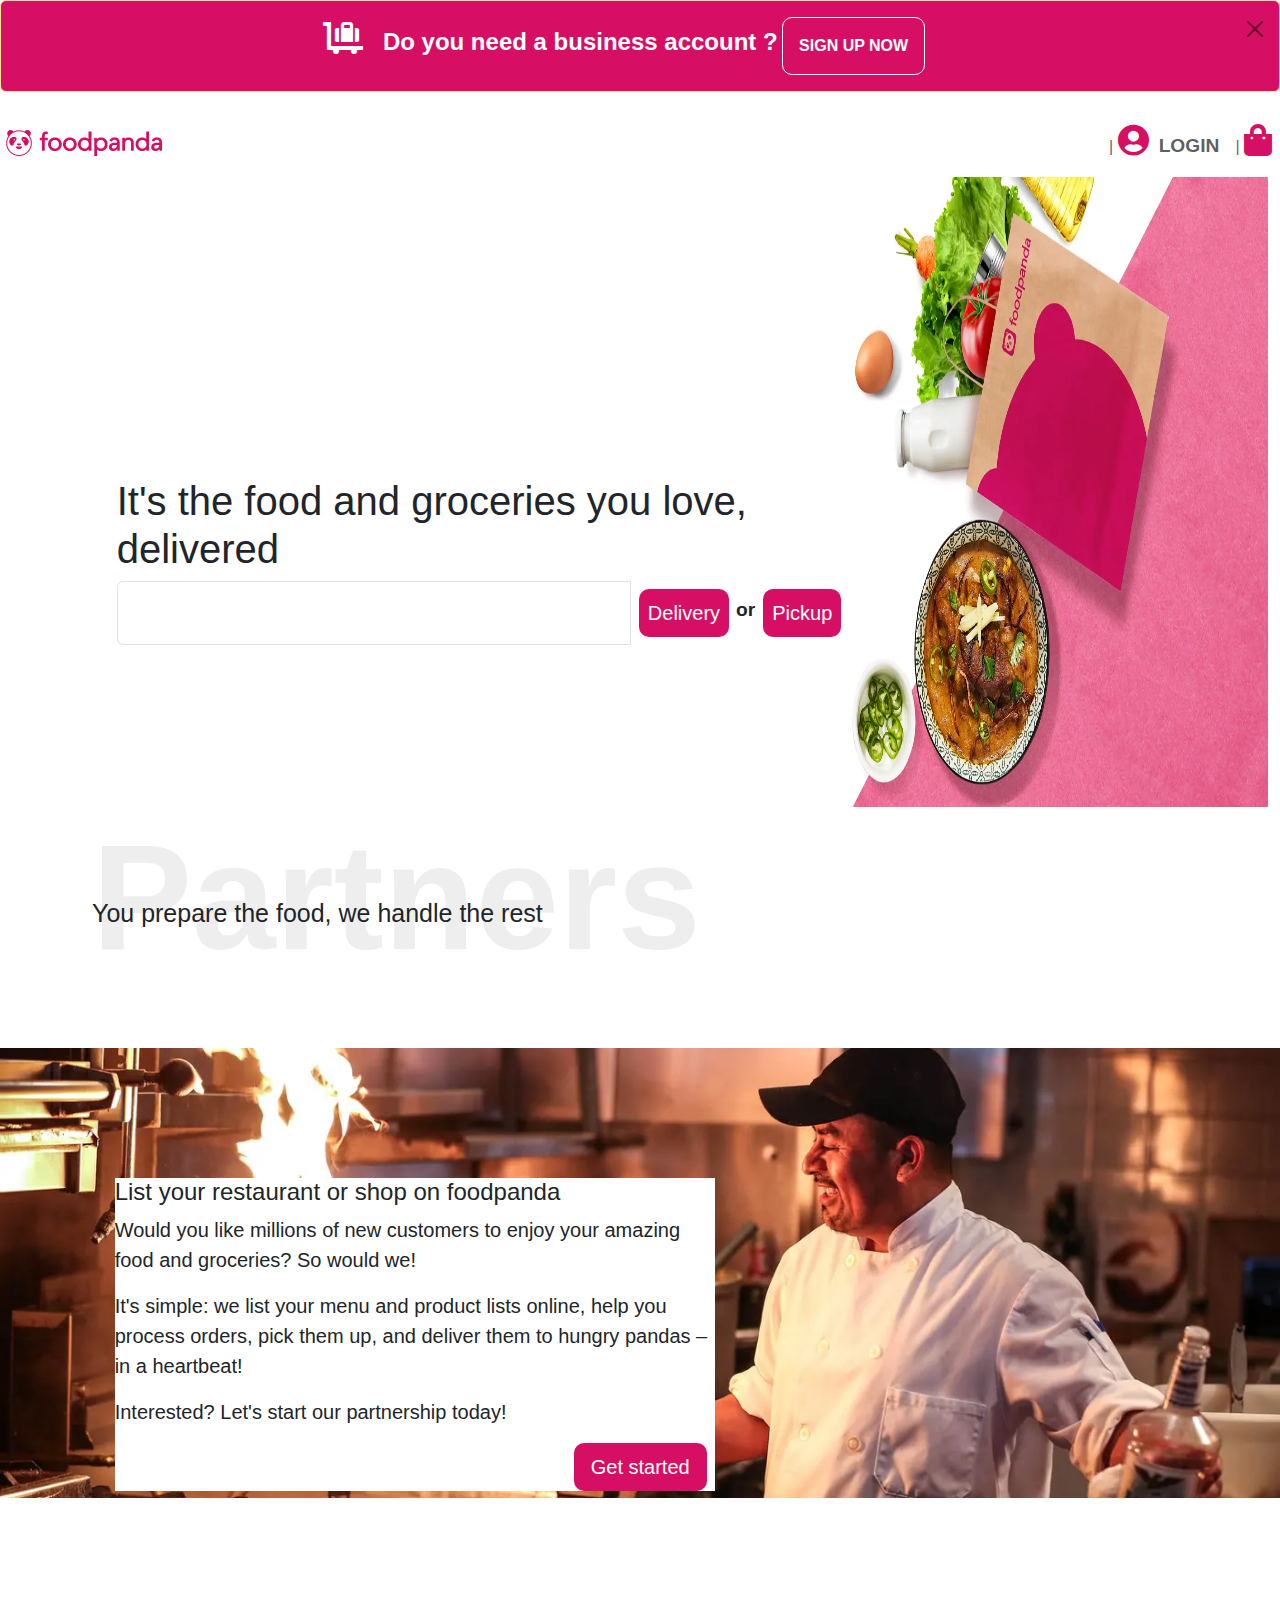
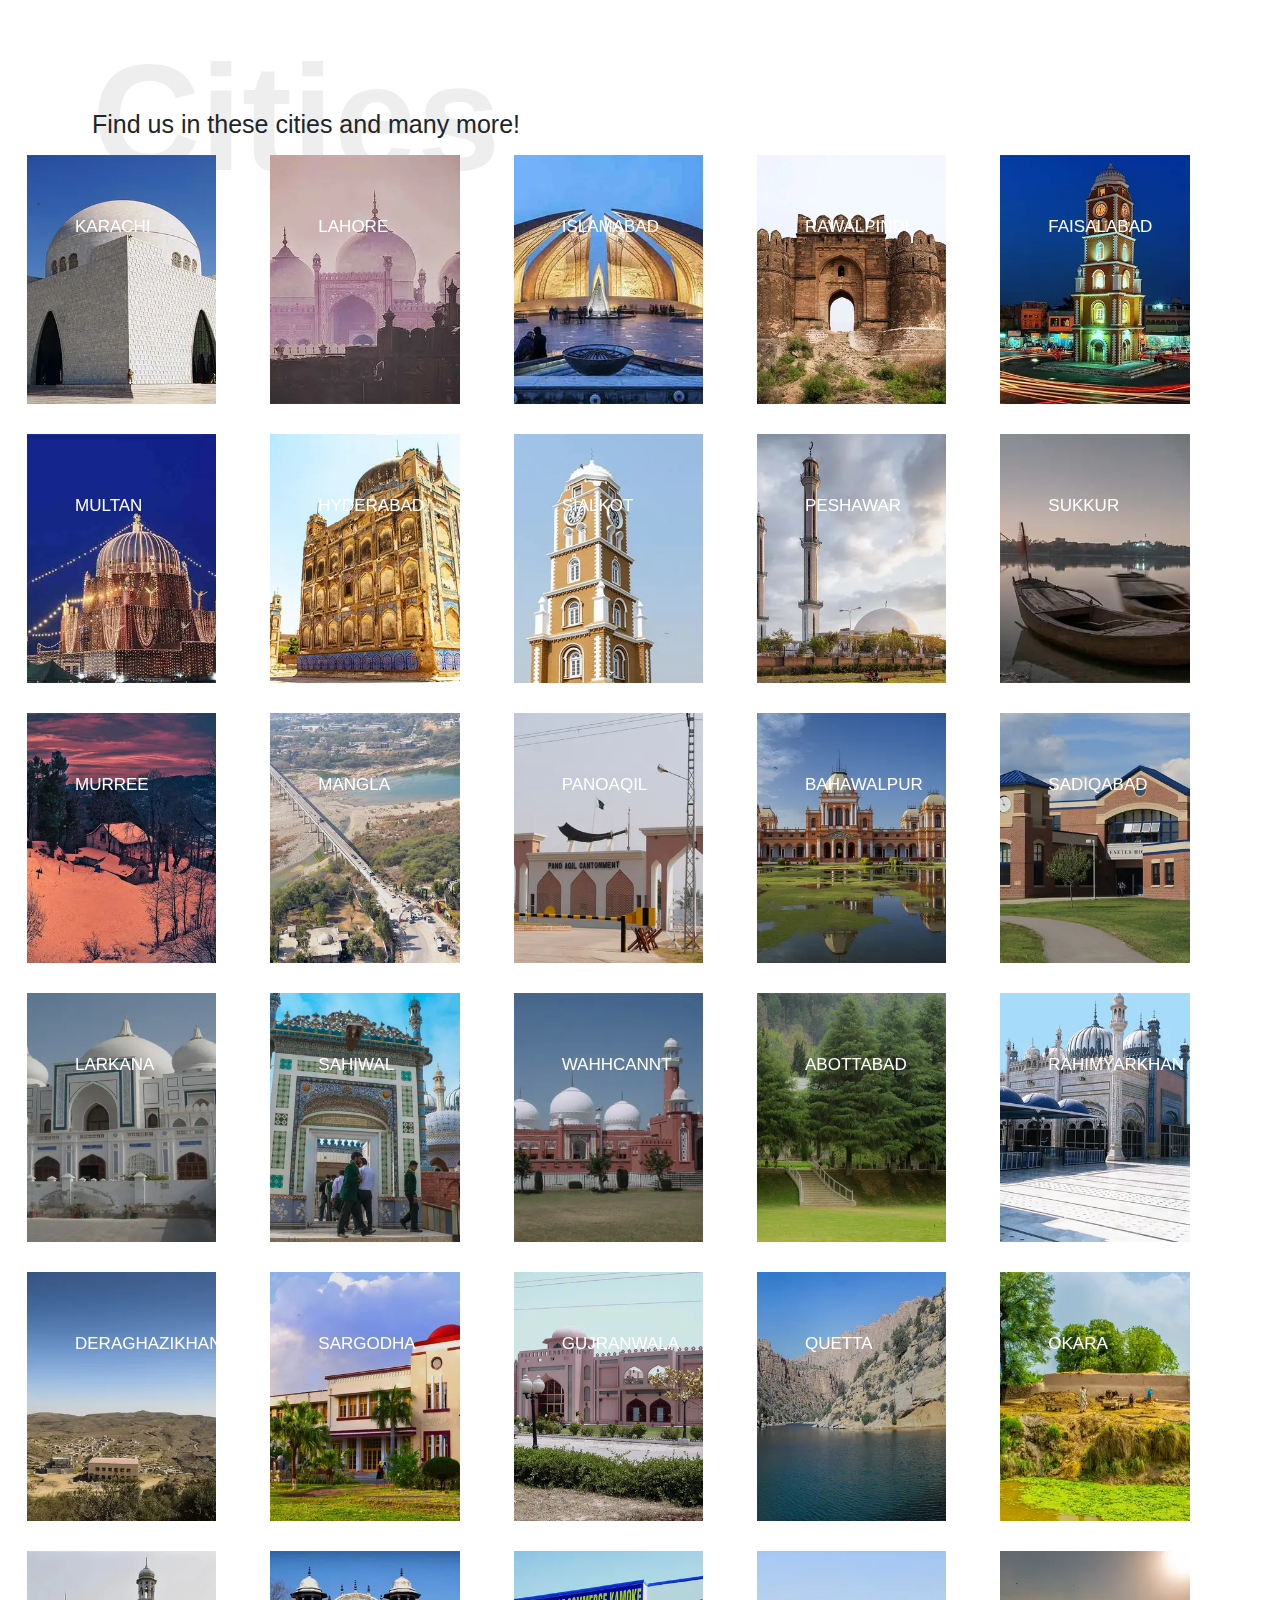
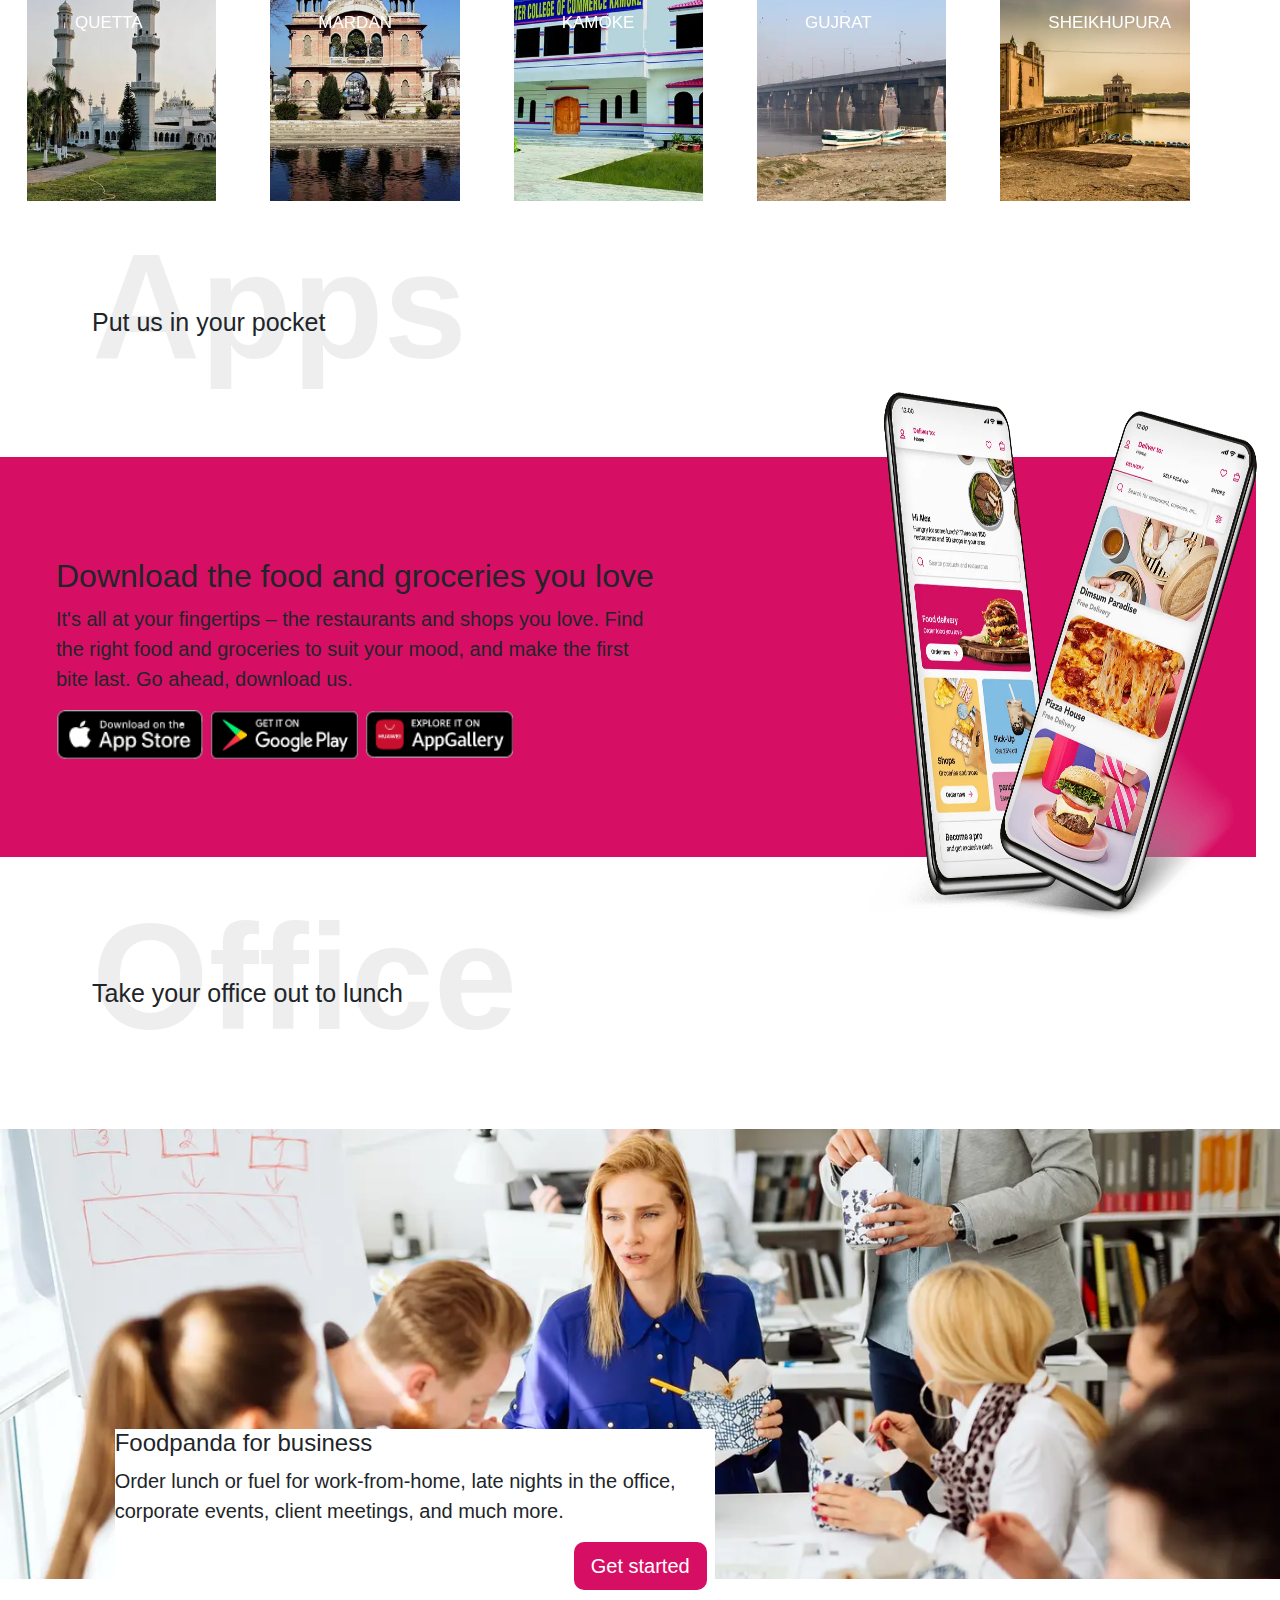
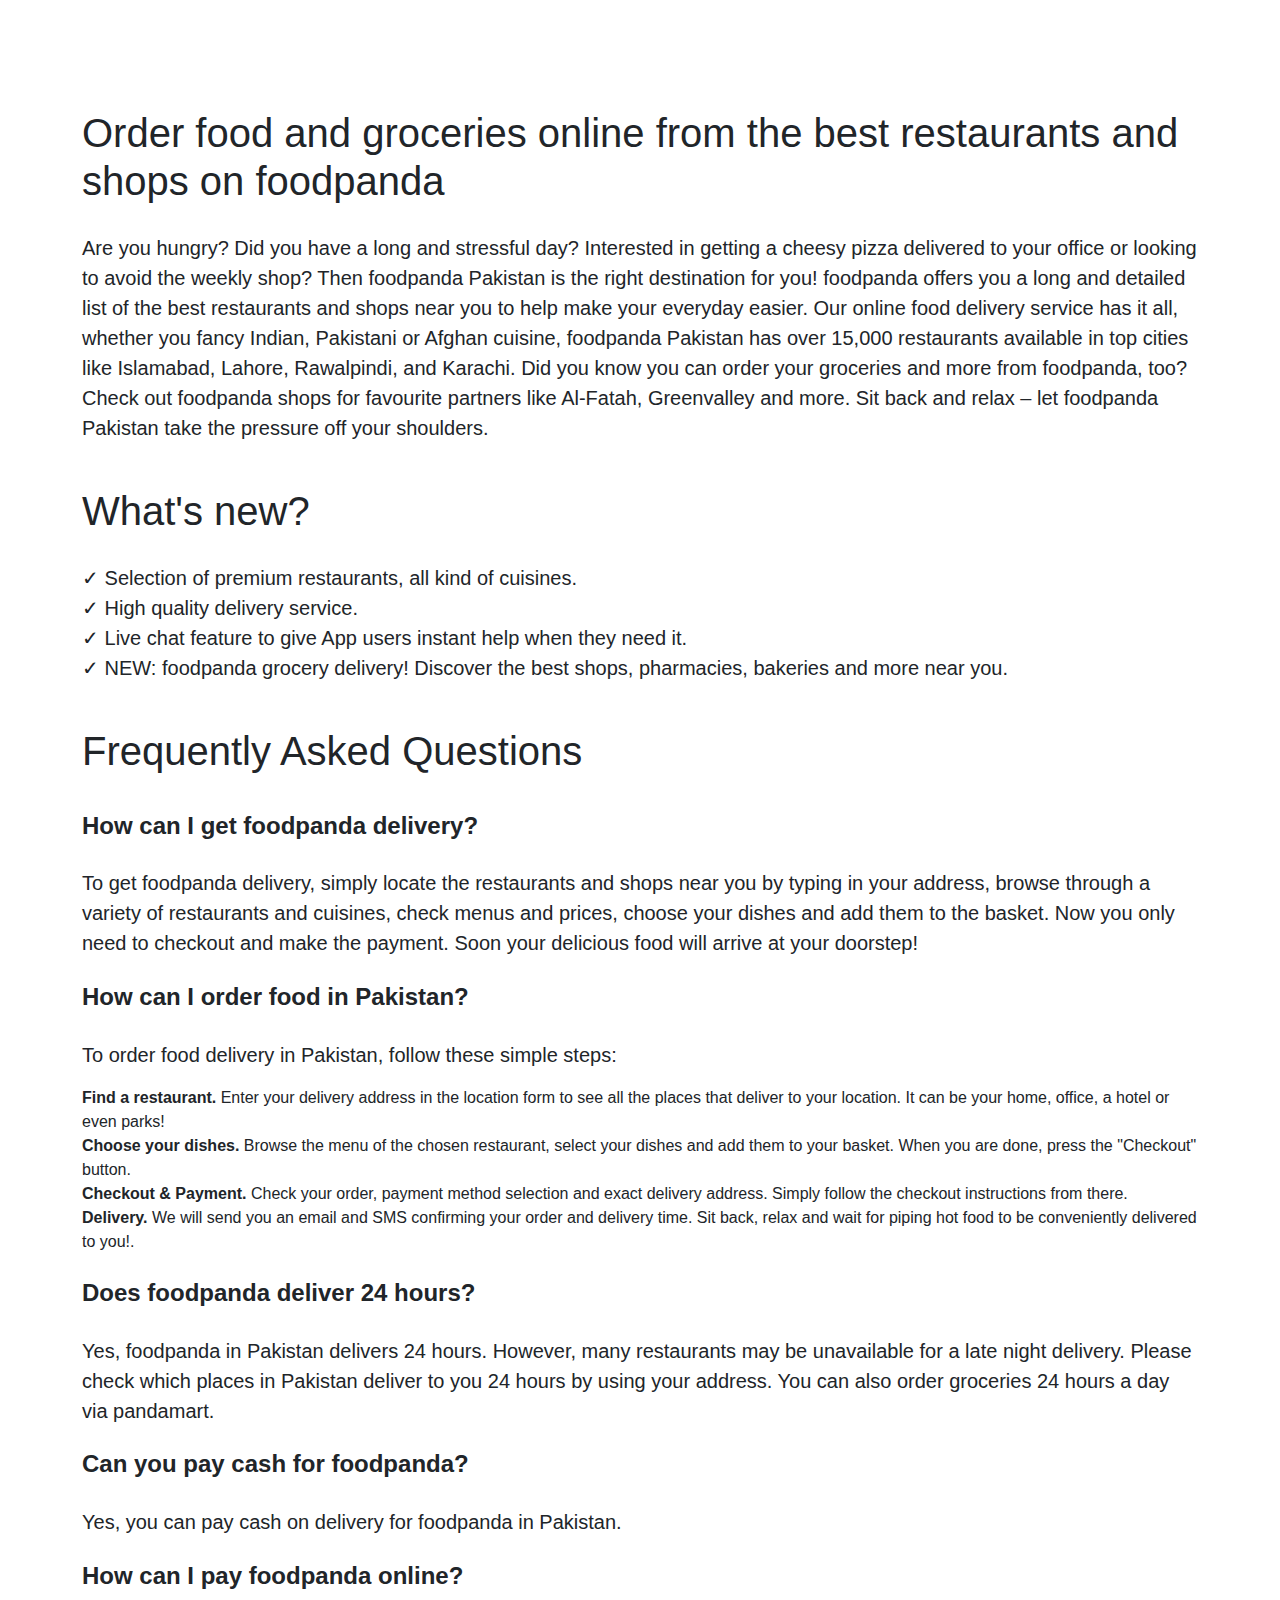
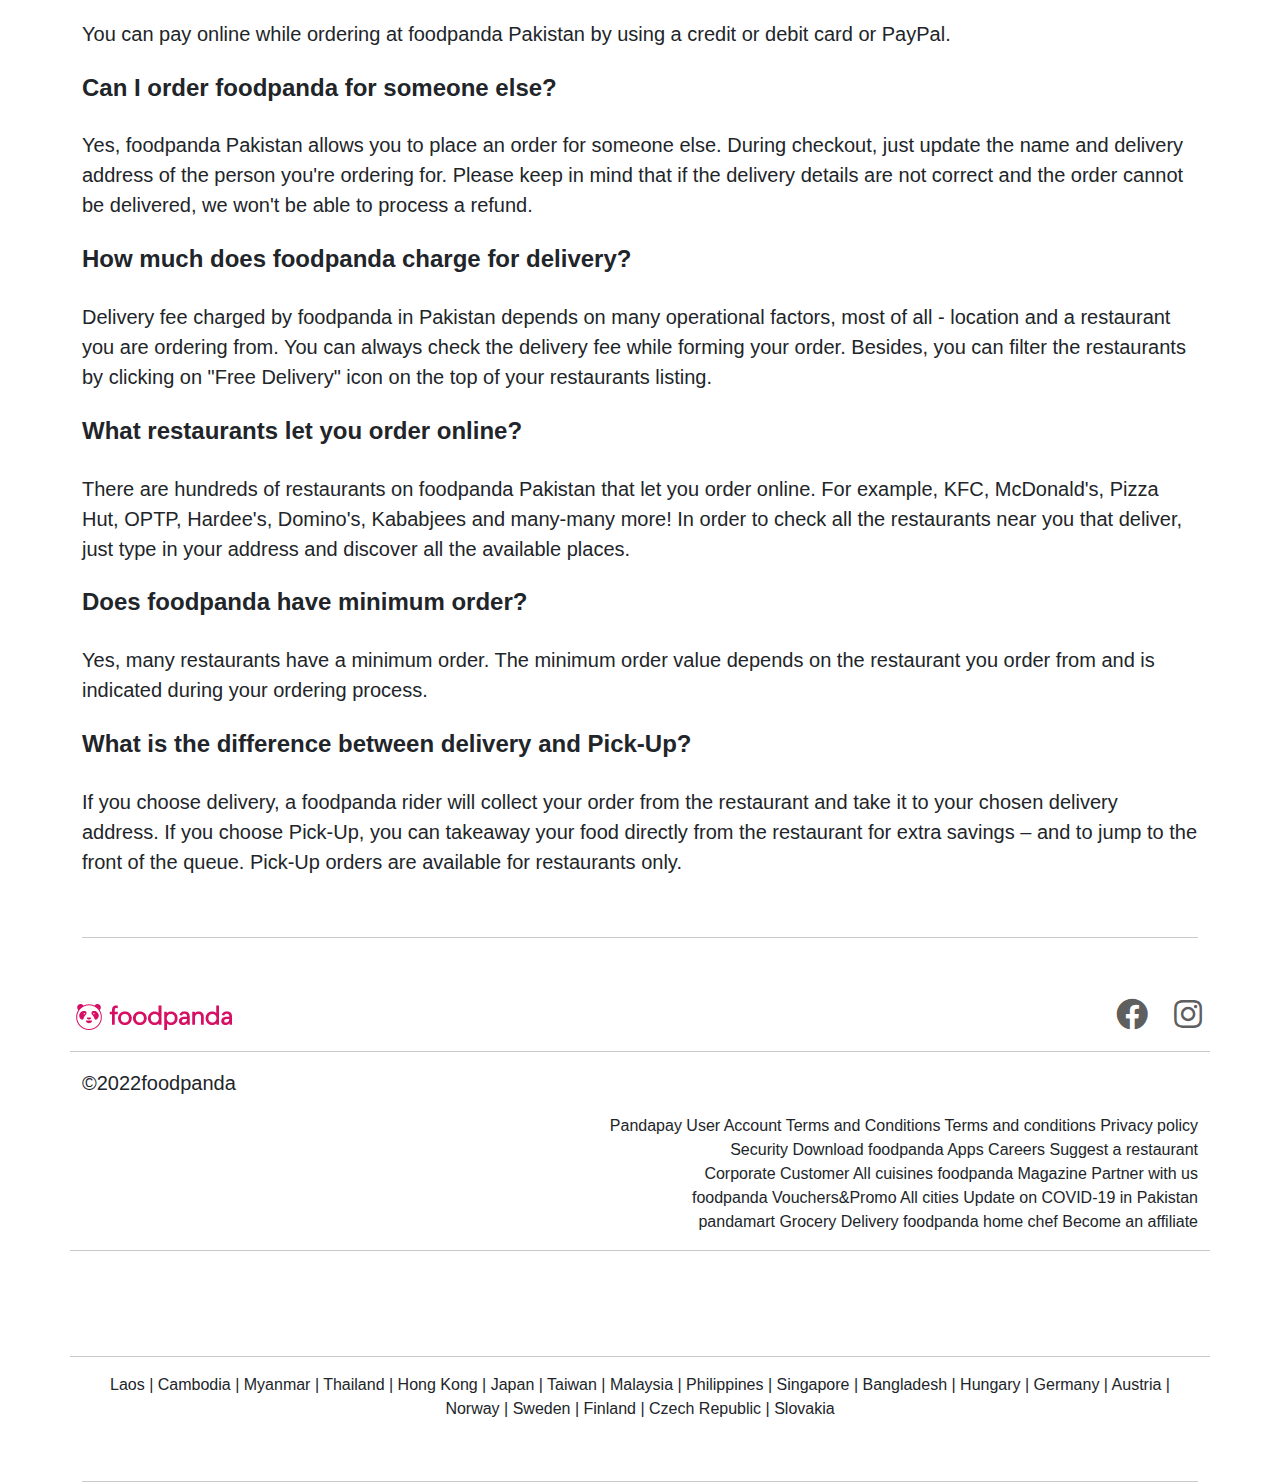
<file: index.html>
<!DOCTYPE html>
<html lang="en">
<head>
<meta charset="UTF-8">
<meta name="viewport" content="width=device-width, initial-scale=1.0">
<meta http-equiv="X-UA-Compatible" content="ie=edge">
<meta name="Description" content="Enter your description here"/>
<link rel="stylesheet" href="https://cdnjs.cloudflare.com/ajax/libs/twitter-bootstrap/5.1.0/css/bootstrap.min.css">
<link rel="stylesheet" href="https://cdnjs.cloudflare.com/ajax/libs/font-awesome/5.15.4/css/all.min.css">
<link rel="stylesheet" href="assets/css/style.css">
<title>Foodpanda</title>
<link rel="icon" href="assets/images/logo.png">
</head>
<body>
    <div class="alert alert-warning alert-dismissible fade show text-center bg-foodpanda" role="alert">
        <i class="fas fa-luggage-cart fa-2x"></i><strong class="text1">Do you need a business account ?</strong> <button class="btn btn-color btn-md p-3">SIGN UP NOW</button>

        <button type="button" class="btn-close" data-bs-dismiss="alert" aria-label="Close"></button>
      </div>
      <nav class="navbar navbar-expand-lg navbar-light ">
        <a class="navbar-brand" href="#">
            <img src="assets/images/Capture.PNG" alt="" class="img-fluid">
        </a>
        <button class="navbar-toggler" type="button" data-toggle="collapse" data-target="#navbarNav" aria-controls="navbarNav" aria-expanded="false" aria-label="Toggle navigation">
          <span class="navbar-toggler-icon"></span>
        </button>
        <div class="collapse navbar-collapse justify-content-end" id="navbarNav">
          <ul class="navbar-nav">
            
            <li class="nav-item">
              <a class="nav-link" href="#"></a>
            </li>
            <li class="nav-item">
              <a class="nav-link" href="#">| <i class="fas fa-user-circle fa-2x"></i><span class="text2">LOGIN</span></a>
            </li>
            <li class="nav-item">
              <a class="nav-link" href="#">| <i class="fas fa-shopping-bag fa-2x"></i></a>
            </li>
          </ul>
        </div>
      </nav>
      <div class="container-fluid">
          <div class="raw bg-img">
              <div class="col-lg-7 offset-lg-1">
                <h1 class="display-6">It's the food and groceries you love, delivered</h1>
                <div class="form-group">
                    <div class="input-group">
                        <input type="text" class="form-control" style="height: 64px;"  >
                        <button class="btn bg-foodpanda-btn1 btn-lg p-2 m-2">Delivery</button>
                        <span class="text">or</span>
                        <button class="btn bg-foodpanda-btn1 btn-lg p-2 m-2">Pickup</button>

                    </div>
                </div>
              </div>
          </div>
          <div class="row">
              <div class="col-lg-12">
                  <div class="form-group bottom">
                      <h1 class="display-1">Partners</h1>
                    <p class="lead">You prepare the food, we handle the rest</p>
                  </div>
            </div>
          </div>
          <div class="row bg-about-img">
              <div class="col-lg-6">
                  <div class="card-body bg-white offset-2 ">
                      <div class="card-title">
                          <h4>List your restaurant or shop on foodpanda</h4>
                          <p class="lead">Would you like millions of new customers to enjoy your amazing food and groceries? So would we! 
                          </p>
                          <p class="lead">It's simple: we list your menu and product lists online, help you process orders, pick them up, and deliver them to hungry pandas – in a heartbeat!
                        </p>
                        <p class="lead">Interested? Let's start our partnership today!</p>
                        <div class="d-grid gap-2 col-12 d-md-flex justify-content-md-end ">
                            <button class="btn bg-foodpanda-btn1 btn-lg me-md-2">Get started</button>
                          </div>
                      </div>
                  </div>
              </div>
          </div>
          <div class="row">
            <div class="col-lg-12">
                <div class="form-group bottom1">
                    <h1 class="display-1">Cities</h1>
                  <p class="lead">Find us in these cities and many more!</p>
                </div>
          </div>
        </div>
        <div class="row">
            <div class="col-lg-2">
                <div class="hovereffect">
                    <img class="img-fluid" src="assets/images/Karachi.jpg" alt="">
                        <div class="overlay">
                            <h2>Karachi</h2>
                            <p>
                                <a href="#">Karachi</a>
                            </p>
                        </div>
                </div>
            </div>
            <!-- 2 -->
            <div class="col-lg-2">
                <div class="hovereffect">
                    <img class="img-fluid" src="assets/images/Lahore.jpg" alt="">
                        <div class="overlay">
                            <h2>Lahore</h2>
                            <p>
                                <a href="#">Lahore</a>
                            </p>
                        </div>
                </div>
            </div>
             <!-- 3 -->
             <div class="col-lg-2">
                <div class="hovereffect">
                    <img class="img-fluid" src="assets/images/Islamabad.jpg" alt="">
                        <div class="overlay">
                            <h2>Islamabad</h2>
                            <p>
                                <a href="#">Islamabad</a>
                            </p>
                        </div>
                </div>
            </div>
             <!-- 4 -->
             <div class="col-lg-2">
                <div class="hovereffect">
                    <img class="img-fluid" src="assets/images/Rawalpindi.jpg" alt="">
                        <div class="overlay">
                            <h2>Rawalpindi</h2>
                            <p>
                                <a href="#">Rawalpindi</a>
                            </p>
                        </div>
                </div>
            </div>
             <!-- 5 -->
             <div class="col-lg-2">
                <div class="hovereffect">
                    <img class="img-fluid" src="assets/images/Faisalabad.jpg" alt="">
                        <div class="overlay">
                            <h2>Faisalabad</h2>
                            <p>
                                <a href="#">Faisalabad</a>
                            </p>
                        </div>
                </div>
            </div>
             <!-- 6 -->
             <div class="col-lg-2">
                <div class="hovereffect">
                    <img class="img-fluid" src="assets/images/Multan.jpg" alt="">
                        <div class="overlay">
                            <h2>Multan</h2>
                            <p>
                                <a href="#">Multan</a>
                            </p>
                        </div>
                </div>
            </div>
             <!-- 7 -->
             <div class="col-lg-2">
                <div class="hovereffect">
                    <img class="img-fluid" src="assets/images/Hyderabad.jpg" alt="">
                        <div class="overlay">
                            <h2>Hyderabad</h2>
                            <p>
                                <a href="#">Hyderabad</a>
                            </p>
                        </div>
                </div>
            </div>
             <!-- 8 -->
             <div class="col-lg-2">
                <div class="hovereffect">
                    <img class="img-fluid" src="assets/images/Sialkot.jpg" alt="">
                        <div class="overlay">
                            <h2>Sialkot</h2>
                            <p>
                                <a href="#">Sialkot</a>
                            </p>
                        </div>
                </div>
            </div>
             <!-- 9 -->
             <div class="col-lg-2">
                <div class="hovereffect">
                    <img class="img-fluid" src="assets/images/Peshawar.jpg" alt="">
                        <div class="overlay">
                            <h2>Peshawar</h2>
                            <p>
                                <a href="#">Peshawar</a>
                            </p>
                        </div>
                </div>
            </div>
             <!-- 10 -->
             <div class="col-lg-2">
                <div class="hovereffect">
                    <img class="img-fluid" src="assets/images/Sukkur.jpg" alt="">
                        <div class="overlay">
                            <h2>Sukkur</h2>
                            <p>
                                <a href="#">Sukkur</a>
                            </p>
                        </div>
                </div>
            </div>
            <!-- 11 -->
            <div class="col-lg-2">
                <div class="hovereffect">
                    <img class="img-fluid" src="assets/images/Murree.jpg" alt="">
                        <div class="overlay">
                            <h2>Murree</h2>
                            <p>
                                <a href="#">Murree</a>
                            </p>
                        </div>
                </div>
            </div>
            <!-- 12 -->
            <div class="col-lg-2">
                <div class="hovereffect">
                    <img class="img-fluid" src="assets/images/Mangla.jpg" alt="">
                        <div class="overlay">
                            <h2>Mangla</h2>
                            <p>
                                <a href="#">Mangla</a>
                            </p>
                        </div>
                </div>
            </div>
            <!-- 13 -->
            <div class="col-lg-2">
                <div class="hovereffect">
                    <img class="img-fluid" src="assets/images/PanoAqil.jpg" alt="">
                        <div class="overlay">
                            <h2>PanoAqil</h2>
                            <p>
                                <a href="#">PanoAqil</a>
                            </p>
                        </div>
                </div>
            </div>
            <!-- 14 -->
            <div class="col-lg-2">
                <div class="hovereffect">
                    <img class="img-fluid" src="assets/images/Bahawalpur.jpg" alt="">
                        <div class="overlay">
                            <h2>Bahawalpur</h2>
                            <p>
                                <a href="#">Bahawalpur</a>
                            </p>
                        </div>
                </div>
            </div>
            <!-- 15 -->
            <div class="col-lg-2">
                <div class="hovereffect">
                    <img class="img-fluid" src="assets/images/Sadiqabad.jpg" alt="">
                        <div class="overlay">
                            <h2>Sadiqabad</h2>
                            <p>
                                <a href="#">Sadiqabad</a>
                            </p>
                        </div>
                </div>
            </div>
            <!-- 16 -->
            <div class="col-lg-2">
                <div class="hovereffect">
                    <img class="img-fluid" src="assets/images/Larkana.jpg" alt="">
                        <div class="overlay">
                            <h2>Larkana</h2>
                            <p>
                                <a href="#">Larkana</a>
                            </p>
                        </div>
                </div>
            </div>
            <!-- 17 -->
            <div class="col-lg-2">
                <div class="hovereffect">
                    <img class="img-fluid" src="assets/images/Sahiwal.jpg" alt="">
                        <div class="overlay">
                            <h2>Sahiwal</h2>
                            <p>
                                <a href="#">Sahiwal</a>
                            </p>
                        </div>
                </div>
            </div>
            <!-- 18 -->
            <div class="col-lg-2">
                <div class="hovereffect">
                    <img class="img-fluid" src="assets/images/WahhCannt.jpg" alt="">
                        <div class="overlay">
                            <h2>WahhCannt</h2>
                            <p>
                                <a href="#">WahhCannt</a>
                            </p>
                        </div>
                </div>
            </div>
            <!-- 19 -->
            <div class="col-lg-2">
                <div class="hovereffect">
                    <img class="img-fluid" src="assets/images/Abottabad.jpg" alt="">
                        <div class="overlay">
                            <h2>Abottabad</h2>
                            <p>
                                <a href="#">Abottabad</a>
                            </p>
                        </div>
                </div>
            </div>
            <!-- 20 -->
            <div class="col-lg-2">
                <div class="hovereffect">
                    <img class="img-fluid" src="assets/images/RahimYarKhan.jpg" alt="">
                        <div class="overlay">
                            <h2>RahimYarKhan</h2>
                            <p>
                                <a href="#">RahimYarKhan</a>
                            </p>
                        </div>
                </div>
            </div>
            <!-- 21 -->
            <div class="col-lg-2">
                <div class="hovereffect">
                    <img class="img-fluid" src="assets/images/DeraGhaziKhan.jpg" alt="">
                        <div class="overlay">
                            <h2>DeraGhaziKhan</h2>
                            <p>
                                <a href="#">DeraGhaziKhan</a>
                            </p>
                        </div>
                </div>
            </div>
            <!-- 22 -->
            <div class="col-lg-2">
                <div class="hovereffect">
                    <img class="img-fluid" src="assets/images/Sargodha.jpg" alt="">
                        <div class="overlay">
                            <h2>Sargodha</h2>
                            <p>
                                <a href="#">Sargodha</a>
                            </p>
                        </div>
                </div>
            </div>
            <!-- 23 -->
            <div class="col-lg-2">
                <div class="hovereffect">
                    <img class="img-fluid" src="assets/images/Gujranwala.jpg" alt="">
                        <div class="overlay">
                            <h2>Gujranwala</h2>
                            <p>
                                <a href="#">Gujranwala</a>
                            </p>
                        </div>
                </div>
            </div>
            <!-- 24 -->
            <div class="col-lg-2">
                <div class="hovereffect">
                    <img class="img-fluid" src="assets/images/Quetta.jpg" alt="">
                        <div class="overlay">
                            <h2>Quetta</h2>
                            <p>
                                <a href="#">Quetta</a>
                            </p>
                        </div>
                </div>
            </div>
            <!-- 25 -->
            <div class="col-lg-2">
                <div class="hovereffect">
                    <img class="img-fluid" src="assets/images/Okara.jpg" alt="">
                        <div class="overlay">
                            <h2>Okara</h2>
                            <p>
                                <a href="#">Okara</a>
                            </p>
                        </div>
                </div>
            </div>
            <!-- 26 -->
            <div class="col-lg-2">
                <div class="hovereffect">
                    <img class="img-fluid" src="assets/images/Jhelum.jpg" alt="">
                        <div class="overlay">
                            <h2>Quetta</h2>
                            <p>
                                <a href="#">Quetta</a>
                            </p>
                        </div>
                </div>
            </div>
            <!-- 27 -->
            <div class="col-lg-2">
                <div class="hovereffect">
                    <img class="img-fluid" src="assets/images/Mardan.jpg" alt="">
                        <div class="overlay">
                            <h2>Mardan</h2>
                            <p>
                                <a href="#">Mardan</a>
                            </p>
                        </div>
                </div>
            </div>
            <!-- 28 -->
            <div class="col-lg-2">
                <div class="hovereffect">
                    <img class="img-fluid" src="assets/images/Kamoke.jpg" alt="">
                        <div class="overlay">
                            <h2>Kamoke</h2>
                            <p>
                                <a href="#">Kamoke</a>
                            </p>
                        </div>
                </div>
            </div>
            <!-- 29 -->
            <div class="col-lg-2">
                <div class="hovereffect">
                    <img class="img-fluid" src="assets/images/Gujrat.jpg" alt="">
                        <div class="overlay">
                            <h2>Gujrat</h2>
                            <p>
                                <a href="#">Gujrat</a>
                            </p>
                        </div>
                </div>
            </div>
            <!-- 30 -->
            <div class="col-lg-2">
                <div class="hovereffect">
                    <img class="img-fluid" src="assets/images/Sheikhupura.jpg" alt="">
                        <div class="overlay">
                            <h2>Sheikhupura</h2>
                            <p>
                                <a href="#">Sheikhupura</a>
                            </p>
                        </div>
                </div>
            </div>
        </div>
        <div class="row">
            <div class="col-lg-12">
                <div class="form-group bottom">
                    <h1 class="display-1">Apps</h1>
                  <p class="lead">Put us in your pocket</p>
                </div>
          </div>
        </div>
        <div class="row bg-mobile-img">
            <div class="card-body bg-mobile offset-lg-2">
               <div class="img5"> <img class="img-fluid mobile-app" src="assets/images/home-foodpanda-apps.jpg" alt="" width="700px" height="400px"></div>
           <div class="text5"> <h2>Download the food and groceries you love</h2>
            <p class="lead">It's all at your fingertips – the restaurants and shops you love. Find the right food and groceries to suit your mood, and make the first bite last. Go ahead, download us.
            </p>
                <img src="assets/images/Capture1.PNG" alt="" height="50px" width="150px">
                <img src="assets/images/Capture2.PNG" alt="" height="50px" width="150px">
                <img src="assets/images/Capture3.PNG" alt="" height="50px" width="150px">
            </div>
        </div>
    </div> 
    <div class="row">
        <div class="col-lg-12">
            <div class="form-group bottom">
                <h1 class="display-1">Office</h1>
              <p class="lead">Take your office out to lunch</p>
            </div>
      </div>
    </div>
    <div class="row bg-office-img">
        <div class="col-lg-6">
            <div class="card-body bg-white bg-color offset-2 ">
                <div class="card-title">
                    <h4>Foodpanda for business</h4>
                    <p class="lead">Order lunch or fuel for work-from-home, late nights in the office, corporate events, client meetings, and much more.
                    </p>
                  <div class="d-grid gap-2 col-12 d-md-flex justify-content-md-end ">
                      <button class="btn bg-foodpanda-btn1 btn-lg me-md-2" type="button">Get started</button>
                    </div>
                </div>
            </div>
        </div>
    </div> 
</div>  
<div class="container ">
    <div class="row m-6">
    <h2 class="display-6 text-6">
        <strong>
            Order food and groceries online from the best restaurants and shops on foodpanda
        </strong>
    </h2>
    <p class="lead bg-none">
        Are you hungry? Did you have a long and stressful day? Interested in getting a cheesy pizza delivered to your office or looking to avoid the weekly shop? Then foodpanda Pakistan is the right destination for you! foodpanda offers you a long and detailed list of the best restaurants and shops near you to help make your everyday easier. Our online food delivery service has it all, whether you fancy Indian, Pakistani or Afghan cuisine, foodpanda Pakistan has over 15,000 restaurants available in top cities like Islamabad, Lahore, Rawalpindi, and Karachi. Did you know you can order your groceries and more from foodpanda, too? Check out foodpanda shops for favourite partners like Al-Fatah, Greenvalley and more. Sit back and relax – let foodpanda Pakistan take the pressure off your shoulders.
    </p>
    <br>
      <h2 class="display-6 text-6">
          <br>
          <strong>
            What's new?
          </strong>
      </h2>
      <p class="lead bg-none">
        ✓ Selection of premium restaurants, all kind of cuisines.
        <br>
        ✓ High quality delivery service.
        <br>
        ✓ Live chat feature to give App users instant help when they need it.
        <br>
        ✓ NEW: foodpanda grocery delivery! Discover the best shops, pharmacies, bakeries and more near you. 
      </p>
      <h6 class="display-6 text-6">
          <br>
          <strong>
            Frequently Asked Questions
          </strong>
      </h6>
      <h4 class="text-6">
        <br>
        <strong>
            How can I get foodpanda delivery?
        </strong>
    </h4>
    <p class="lead bg-none">
        To get foodpanda delivery, simply locate the restaurants and shops near you by typing in your address, browse through a variety of restaurants and cuisines, check menus and prices, choose your dishes and add them to the basket. Now you only need to checkout and make the payment. Soon your delicious food will arrive at your doorstep!
    </p>
    <h4 class="text-6">
        <br>
        <strong>
            How can I order food in Pakistan?
        </strong>
    </h4>
    <p class="lead bg-none">
        To order food delivery in Pakistan, follow these simple steps:
    </p>
    <ol >
        <li class=" bg-none">
            <strong>Find a restaurant.</strong>
            Enter your delivery address in the location form to see all the places that deliver to your location. It can be your home, office, a hotel or even parks!
        </li>
        <li class=" bg-none">
            <strong>Choose your dishes.</strong>
            Browse the menu of the chosen restaurant, select your dishes and add them to your basket. When you are done, press the "Checkout" button.
        </li>
        <li class=" bg-none">
            <strong>Checkout & Payment. </strong>
            Check your order, payment method selection and exact delivery address. Simply follow the checkout instructions from there.
        </li>
        <li class=" bg-none">
            <strong>Delivery.</strong>
            We will send you an email and SMS confirming your order and delivery time. Sit back, relax and wait for piping hot food to be conveniently delivered to you!.
        </li>
    </ol>
    <h4 class="text-6">
        <br>
        <strong>
            Does foodpanda deliver 24 hours?
        </strong>
    </h4>
    <p class="lead bg-none">
        Yes, foodpanda in Pakistan delivers 24 hours. However, many restaurants may be unavailable for a late night delivery. Please check which places in Pakistan deliver to you 24 hours by using your address. You can also order groceries 24 hours a day via pandamart.
    </p>
    <h4 class="text-6">
        <br>
        <strong>
            Can you pay cash for foodpanda?
        </strong>
    </h4>
    <p class="lead bg-none">
        Yes, you can pay cash on delivery for foodpanda in Pakistan.
    </p>
    <h4 class="text-6">
        <br>
        <strong>
            How can I pay foodpanda online?
        </strong>
    </h4>
    <p class="lead bg-none">
        You can pay online while ordering at foodpanda Pakistan by using a credit or debit card or PayPal.
    </p>
    <h4 class="text-6">
        <br>
        <strong>
            Can I order foodpanda for someone else?
        </strong>
    </h4>
    <p class="lead bg-none">
        Yes, foodpanda Pakistan allows you to place an order for someone else. During checkout, just update the name and delivery address of the person you're ordering for. Please keep in mind that if the delivery details are not correct and the order cannot be delivered, we won't be able to process a refund.
    </p>
    <h4 class="text-6">
        <br>
        <strong>
            How much does foodpanda charge for delivery?
        </strong>
    </h4>
    <p class="lead bg-none">
        Delivery fee charged by foodpanda in Pakistan depends on many operational factors, most of all - location and a restaurant you are ordering from. You can always check the delivery fee while forming your order. Besides, you can filter the restaurants by clicking on "Free Delivery" icon on the top of your restaurants listing.
    </p>
    <h4 class="text-6">
        <br>
        <strong>
            What restaurants let you order online?
        </strong>
    </h4>
    <p class="lead bg-none">
        There are hundreds of restaurants on foodpanda Pakistan that let you order online. For example, KFC, McDonald's, Pizza Hut, OPTP, Hardee's, Domino's, Kababjees and many-many more! In order to check all the restaurants near you that deliver, just type in your address and discover all the available places.
    </p>
    <h4 class="text-6">
        <br>
        <strong>
            Does foodpanda have minimum order?
        </strong>
    </h4>
    <p class="lead bg-none">
        Yes, many restaurants have a minimum order. The minimum order value depends on the restaurant you order from and is indicated during your ordering process.
    </p>
    <h4 class="text-6">
        <br>
        <strong>
            What is the difference between delivery and Pick-Up?
        </strong>
    </h4>
    <p class="lead bg-none">
        If you choose delivery, a foodpanda rider will collect your order from the restaurant and take it to your chosen delivery address. If you choose Pick-Up, you can takeaway your food directly from the restaurant for extra savings – and to jump to the front of the queue. Pick-Up orders are available for restaurants only.
    </p>
    <h1>
    <br>
    <hr class="text-6">
    </h1>
    <nav class="navbar navbar-expand-lg navbar-light bg-none ">
        <a class="navbar-brand" href="#">
            <img class="img-fluid "  src="assets/images/Capture.PNG" alt="">
        </a>
        <button class="navbar-toggler" type="button" data-toggle="collapse" data-target="#navbarNav" aria-controls="navbarNav" aria-expanded="false" aria-label="Toggle navigation">
          <span class="navbar-toggler-icon"></span>
        </button>
        <div class="collapse navbar-collapse justify-content-end " id="navbarNav">
          <ul class="navbar-nav">
            
            <li class="nav-item">
              <a class="nav-link" href="#"></a>
            </li>
            <li class="nav-item">
              <a class="nav-link" href="#"> <i class="fab fa-facebook fa-2x"></i><span class="text2"></span></a>
            </li>
            <li class="nav-item">
              <a class="nav-link" href="#"> <i class="fab fa-instagram fa-2x"></i></a>
            </li>
          </ul>
        </div>
      </nav>
      <br>
      <hr class="bg-none">
      <p class="lead bg-none">&copy;2022foodpanda</p>
      <p class=" text-end bg-none">
        Pandapay User Account Terms and Conditions  Terms and conditions  Privacy policy
        <br>
         Security Download foodpanda Apps Careers Suggest a restaurant
         <br> 
         Corporate Customer All cuisines foodpanda Magazine Partner with us
         <br> 
         foodpanda Vouchers&Promo All cities Update on COVID-19 in Pakistan
         <br> 
         pandamart Grocery Delivery foodpanda home chef Become an affiliate
         </p>
         <hr class="bg-none">
         <h1 class="bg-none">
             <br class="bg-none">
             <hr class="bg-none">
         </h1>
         <hr class="bg-none">
         <p  class="bg-none text-center">
            Laos   |   Cambodia   |   Myanmar   |   Thailand   |   Hong Kong   |   Japan   |   Taiwan   |   Malaysia   |   Philippines   |   Singapore   |   Bangladesh   |   Hungary   |   Germany   |   Austria   |   Norway   |   Sweden   |   Finland   |   Czech Republic   |   Slovakia
        </p>
    </div>
    </div>
<script src="https://cdnjs.cloudflare.com/ajax/libs/popper.js/2.9.2/umd/popper.min.js"></script>
<script src="https://cdnjs.cloudflare.com/ajax/libs/twitter-bootstrap/5.1.0/js/bootstrap.min.js"></script>
</body>
</html>
</file>
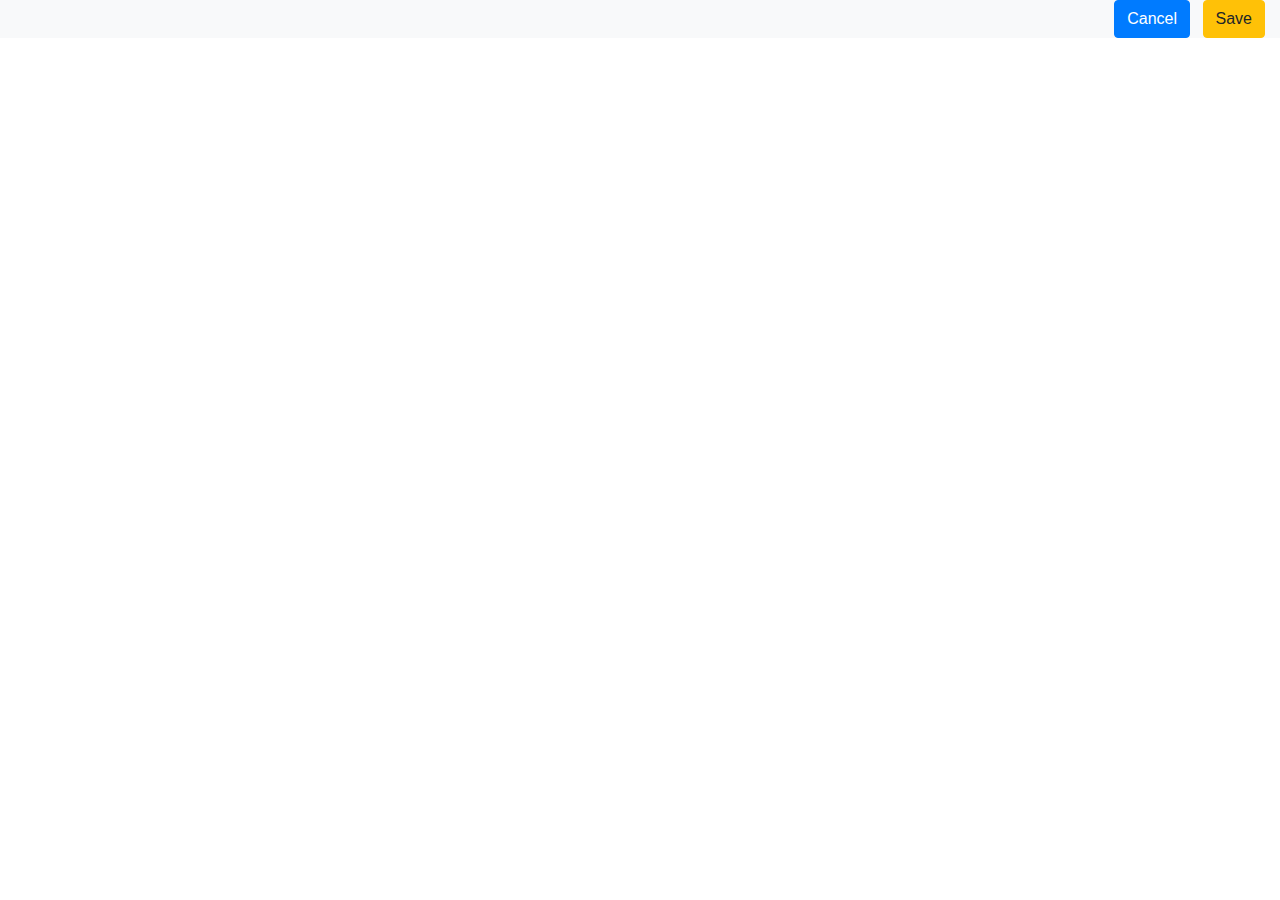
<file: assets/button.html>
<!DOCTYPE html>
<html lang="en">
<head>
<meta charset="utf-8">
<meta name="viewport" content="width=device-width, initial-scale=1, shrink-to-fit=no">
<title>Right Align Bootstrap Buttons</title>
<link rel="stylesheet" href="https://stackpath.bootstrapcdn.com/bootstrap/4.5.0/css/bootstrap.min.css">
<script src="https://code.jquery.com/jquery-3.5.1.min.js"></script>
<script src="https://stackpath.bootstrapcdn.com/bootstrap/4.5.0/js/bootstrap.min.js"></script>
<style>
    .bs-example{
    	margin: 20px;
    }
</style>
</head>
<body>
<!-- <div class="bs-example">
    <div class="container">
        <div class="row"> -->
            <div class="col-md-12 bg-light text-right">
                <button type="button" class="btn btn-primary">Cancel</button>
                <button type="button" class="btn btn-warning ml-2">Save</button>
            </div>
        <!-- </div>
    </div>
</div> -->
</body>
</html>
</file>
<file: assets/css/style.css>
*{
    font-family: sans-serif;
}
.text1{
    font-size: x-large;
    margin-left: 20px;
}
.btn-color{
    color: white;
    border: 1px solid white;
    border-radius: 10px;
    font-weight: bold;
}
.bg-foodpanda{
    background-color: #d70f64;
    color: white;
}
.fa-user-circle{
    background-color: white;
    color: #d70f64;
}
.fa-shopping-bag{
    background-color: white;
    color: #d70f64;
}
.text2{
    font-size: larger;
    margin-left: 10px;
    font-weight: bolder;
}
.bg-img{
    background-image: url(../images/hero-home-pk.png);
    height: 70vh;
    background-size: cover;
    background-size: 40% 100%;
    background-position: 100%;
    background-repeat: no-repeat;
}
.offset-lg-1{
    position: relative;
    top: 300px;
}
.bg-foodpanda-btn1{
    background-color: #d70f64;
    color: white; 
    border-radius: 10px!important;
    margin-left: 10px;
}
.bg-foodpanda-btn2{
    background-color: #d70f64;
    color: white; 
    border-radius: 10px!important;
    margin-left: 10px;
}
.text{
    font-size: larger;
    margin-top: 15px;
    font-weight: bolder;
}
.bottom{
    padding-left: 80px;
    padding-right: 80px;
}
.bottom h1{  
    color:  rgba(47, 47, 47, 0.082);
    font-weight: bolder;
    font-size: 150px;
}
.bottom p{
    position: relative;
    bottom: 100px;
    font-size: 25px;
    margin-right: 20px;
}
.bg-about-img{
    background-image: url(../images/home-vendor-pk.png);
    height: 50vh;
    background-size: cover;
    background-size: 100%;
    background-position: 140%;
    background-repeat: no-repeat; 
}
.bg-white{
    position: relative;
    top: 130px;
    width: 600px;
    
}
.text4{
    font-weight: initial;
}
.bottom1{
    padding-left: 80px;
    padding-right: 80px;
    position: relative;
    top: 130px;
}
.bottom1 h1{  
    color:  rgba(47, 47, 47, 0.082);
    font-weight: bolder;
    font-size: 150px;
}
.bottom1 p{
    position: relative;
    bottom: 110px;
    font-size: 25px;
    margin-right: 20px;
}
.hovereffect {
    width: 100%;
    height: 100%;
    float: left;
    overflow: hidden;
    position: relative;
    text-align: center;
    cursor: default;
    background: -webkit-linear-gradient(45deg, #ff89e9 0%, #05abe0 100%);
    background: linear-gradient(45deg, #ff89e9 0%,#05abe0 100%);
  }
  
  .hovereffect .overlay {
    width: 100%;
    height: 100%;
    position: absolute;
    overflow: hidden;
    top: 0;
    left: 0;
    padding: 3em;
    text-align: left;
  }
  
  .hovereffect img {
    display: block;
    position: relative;
    max-width: none;
    width: calc(100% + 60px);
    -webkit-transition: opacity 0.35s, -webkit-transform 0.45s;
    transition: opacity 0.35s, transform 0.45s;
    -webkit-transform: translate3d(-40px,0,0);
    transform: translate3d(-40px,0,0);
  }
  
  .hovereffect h2 {
    text-transform: uppercase;
    color: #fff;
    position: relative;
    font-size: 17px;
    background-color: transparent;
    padding: 15% 0 10px 0;
    text-align: left;
  }
  
  .hovereffect .overlay:before {
    position: absolute;
    top: 20px;
    right: 20px;
    bottom: 20px;
    left: 20px;
    border: 1px solid #fff;
    content: '';
    opacity: 0;
    filter: alpha(opacity=0);
    -webkit-transition: opacity 0.35s, -webkit-transform 0.45s;
    transition: opacity 0.35s, transform 0.45s;
    -webkit-transform: translate3d(-20px,0,0);
    transform: translate3d(-20px,0,0);
  }
  
  .hovereffect a, .hovereffect p {
    color: #FFF;
    opacity: 0;
    filter: alpha(opacity=0);
    -webkit-transition: opacity 0.35s, -webkit-transform 0.45s;
    transition: opacity 0.35s, transform 0.45s;
    -webkit-transform: translate3d(-10px,0,0);
    transform: translate3d(-10px,0,0);
  }
  
  .hovereffect:hover img {
    opacity: 0.6;
    filter: alpha(opacity=60);
    -webkit-transform: translate3d(0,0,0);
    transform: translate3d(0,0,0);
  }
  
  .hovereffect:hover .overlay:before,
  .hovereffect:hover a, .hovereffect:hover p {
    opacity: 1;
    filter: alpha(opacity=100);
    -webkit-transform: translate3d(0,0,0);
    transform: translate3d(0,0,0);
  }
  .col-lg-2{
    float: left;
    margin: 15px;
  }
  .bg-mobile-img{
      margin-bottom: 30px;
      height: 400px;
      width: 100%;
      background-color: #d70f64;
  }
  .bg-mobile{
      position: relative;
      top: 100px;
      width: 600px;
  }
  .bg-mobile p{
      width: 600px;
  }

 .mobile-app{
     position: relative;
     bottom: 200px;
     left: 630px;
     height: 600px;
     width: 1000px;
 }
 .offset-lg-2{
     display: flex;
    
 }
 .text5{
     position: relative;
     right: 600px;
 }
 .bottom{
    padding-left: 80px;
    padding-right: 80px;
}
.bottom h1{  
    color:  rgba(47, 47, 47, 0.082);
    font-weight: bolder;
    font-size: 150px;
}
.bottom p{
    position: relative;
    bottom: 100px;
    font-size: 25px;
    margin-right: 20px;
}
.bg-office-img{
    background-image: url(../images/home-corporate-pk.jpg);
    height: 50vh;
    background-size: cover;
    background-size: 100%;
    background-position: 140%;
    background-repeat: no-repeat; 
}
.bg-color{
    position: relative;
    top: 300px;
    width: 600px;
    
}
.text-6{
    position: relative;
    top: 130px;
}
.bg-none{
    position: relative;
    top: 150px;
}
ol{
    list-style: none;
}
</file>
